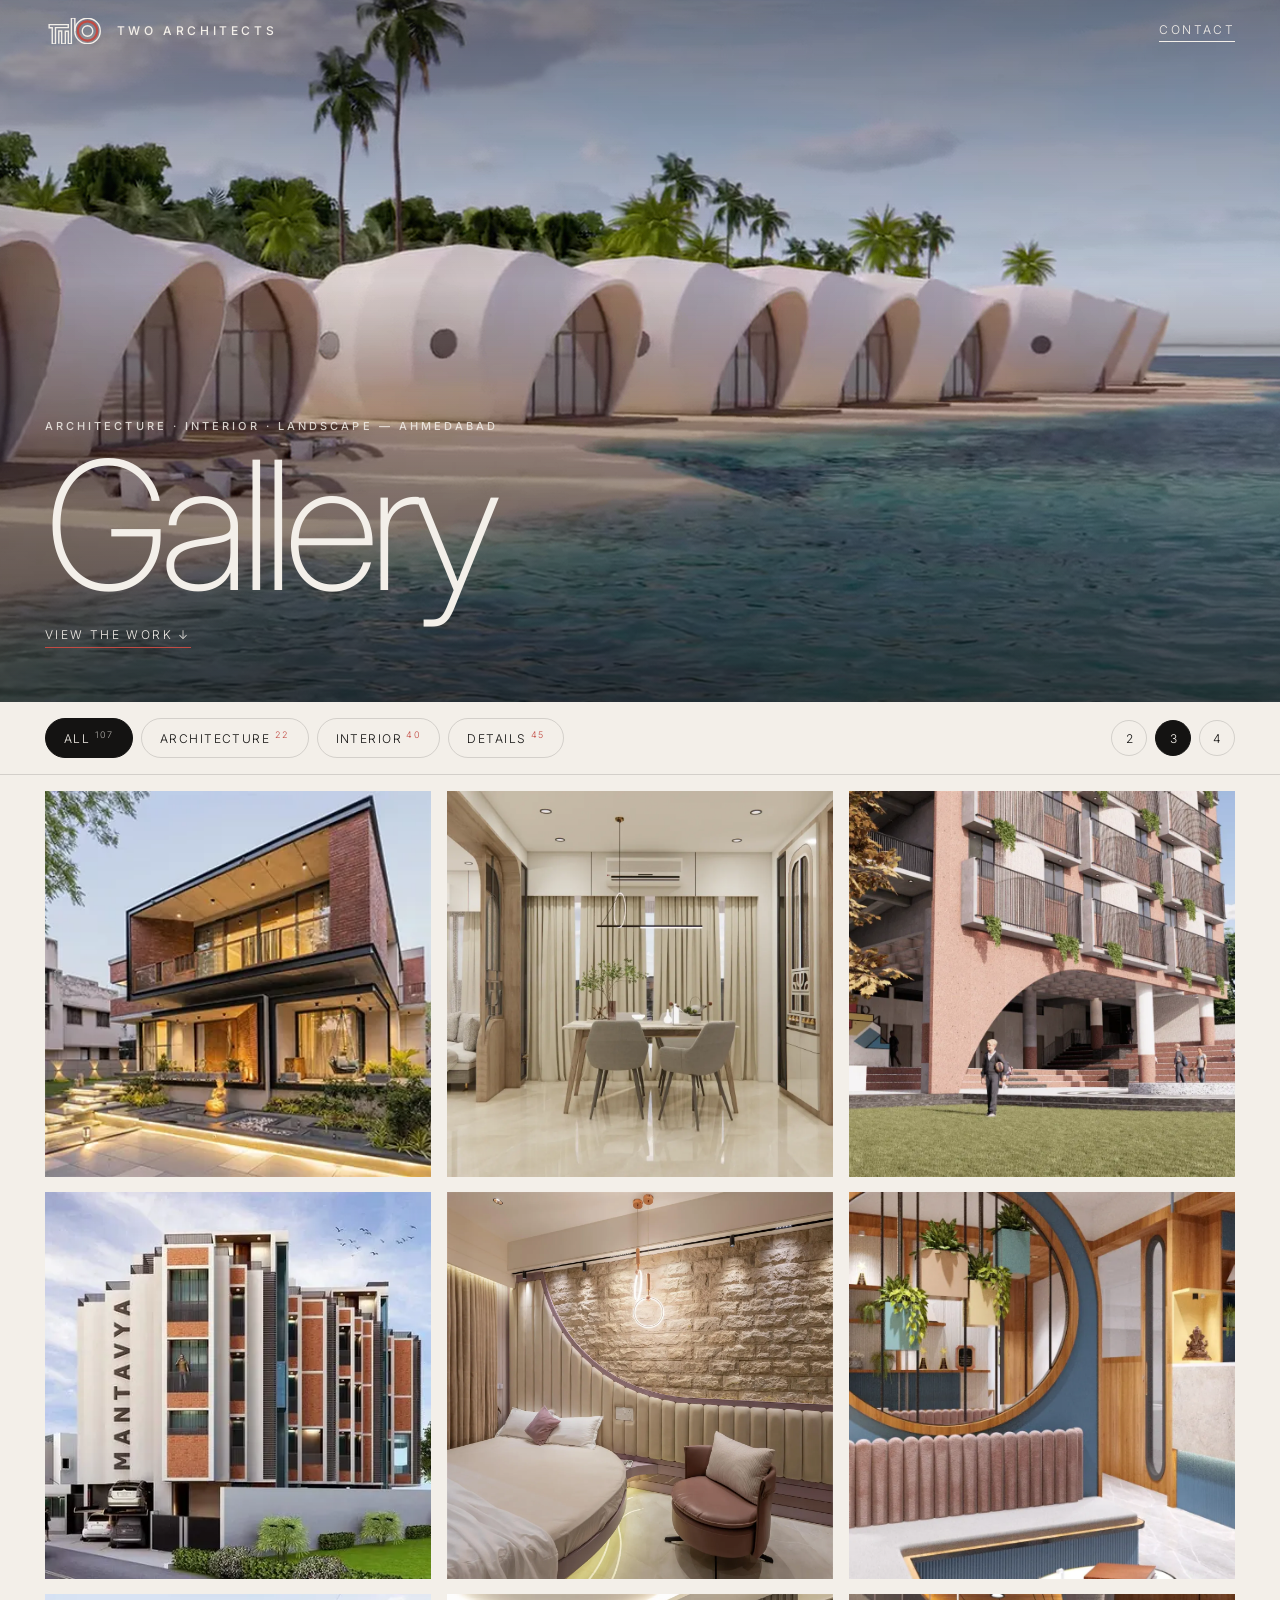
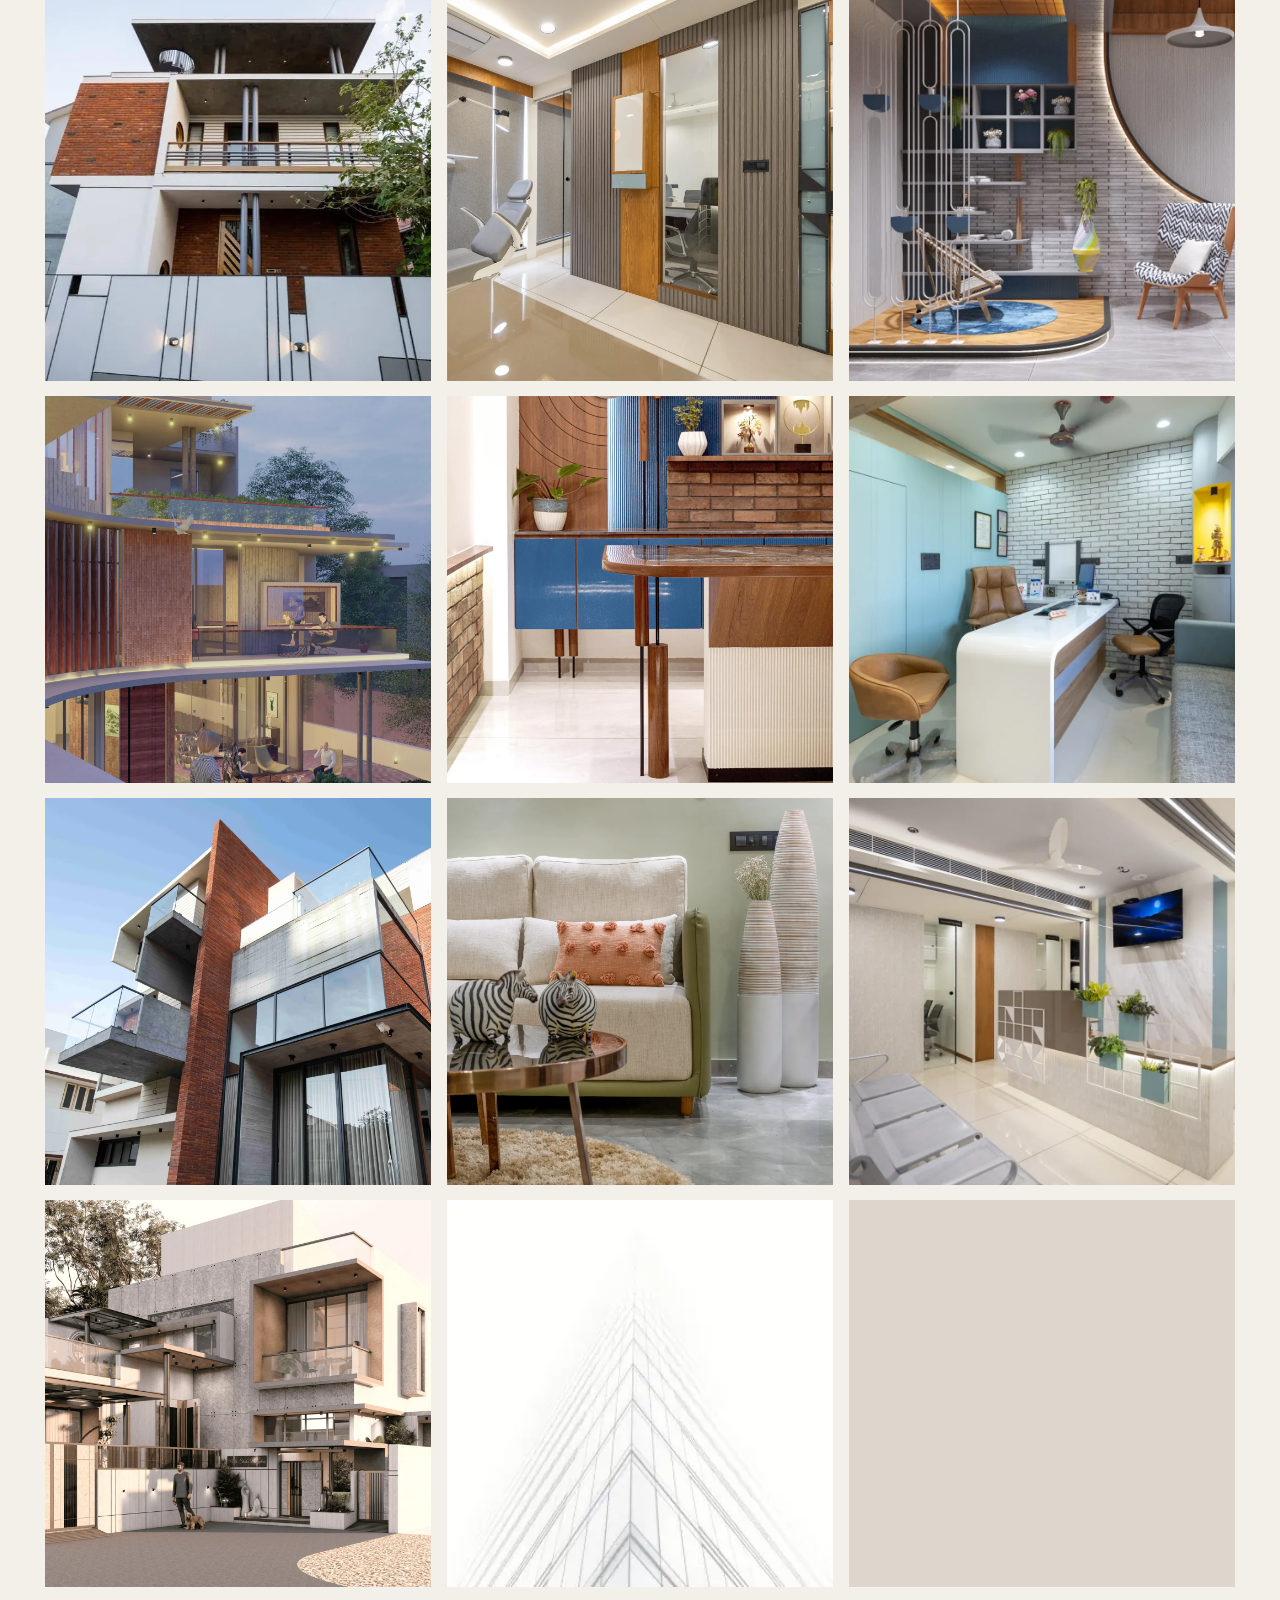
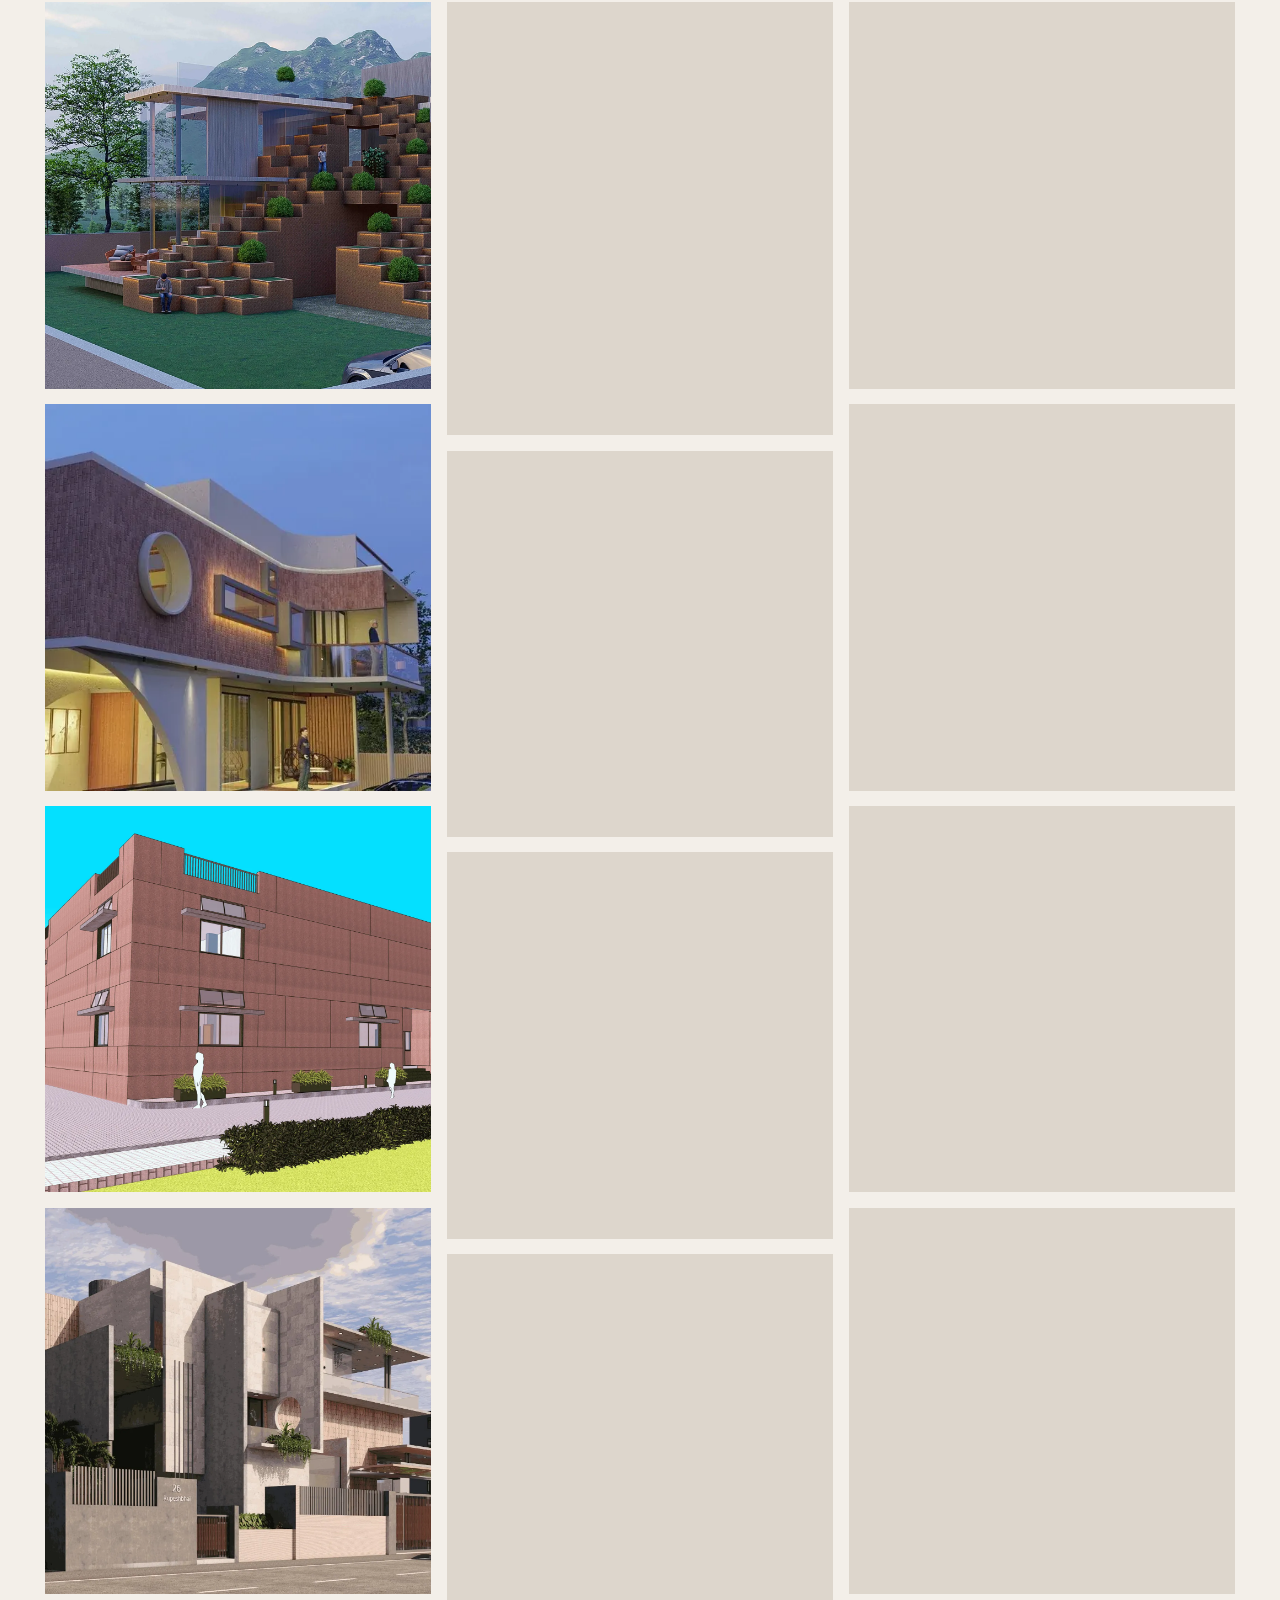
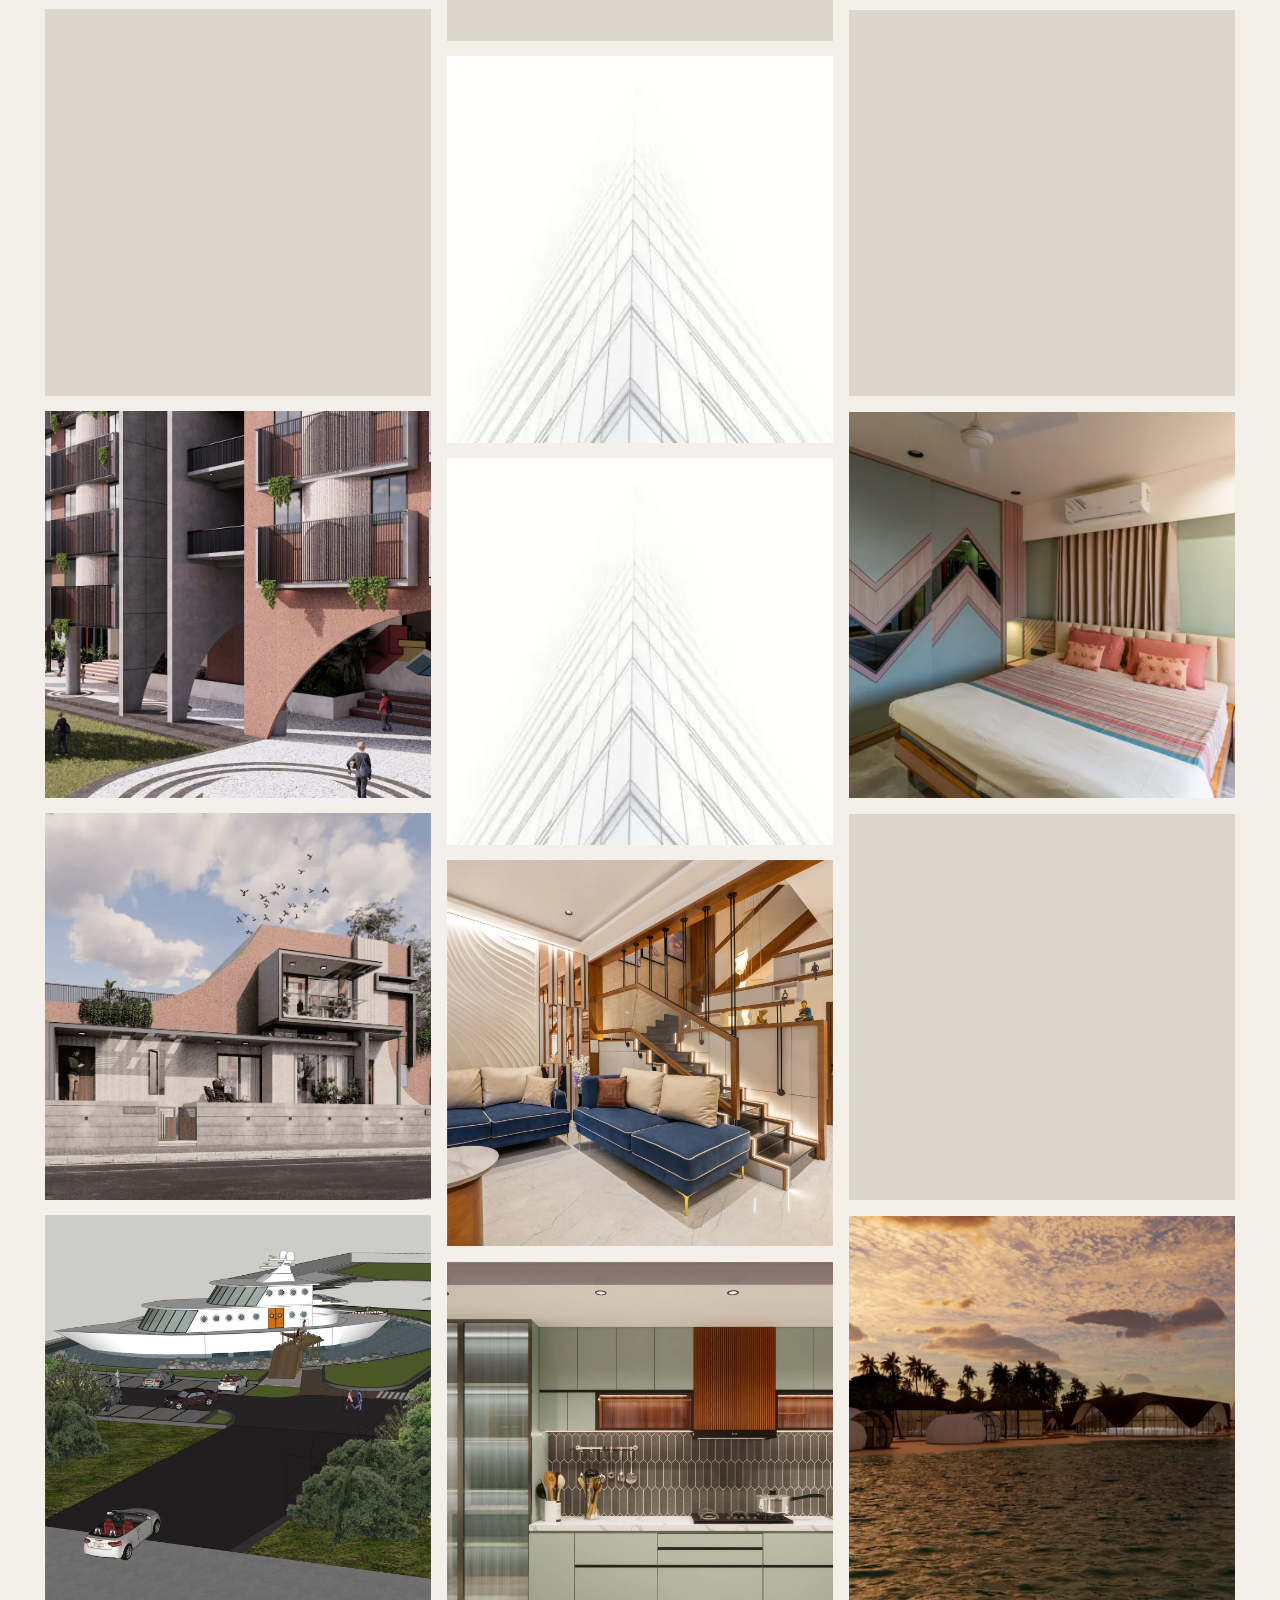
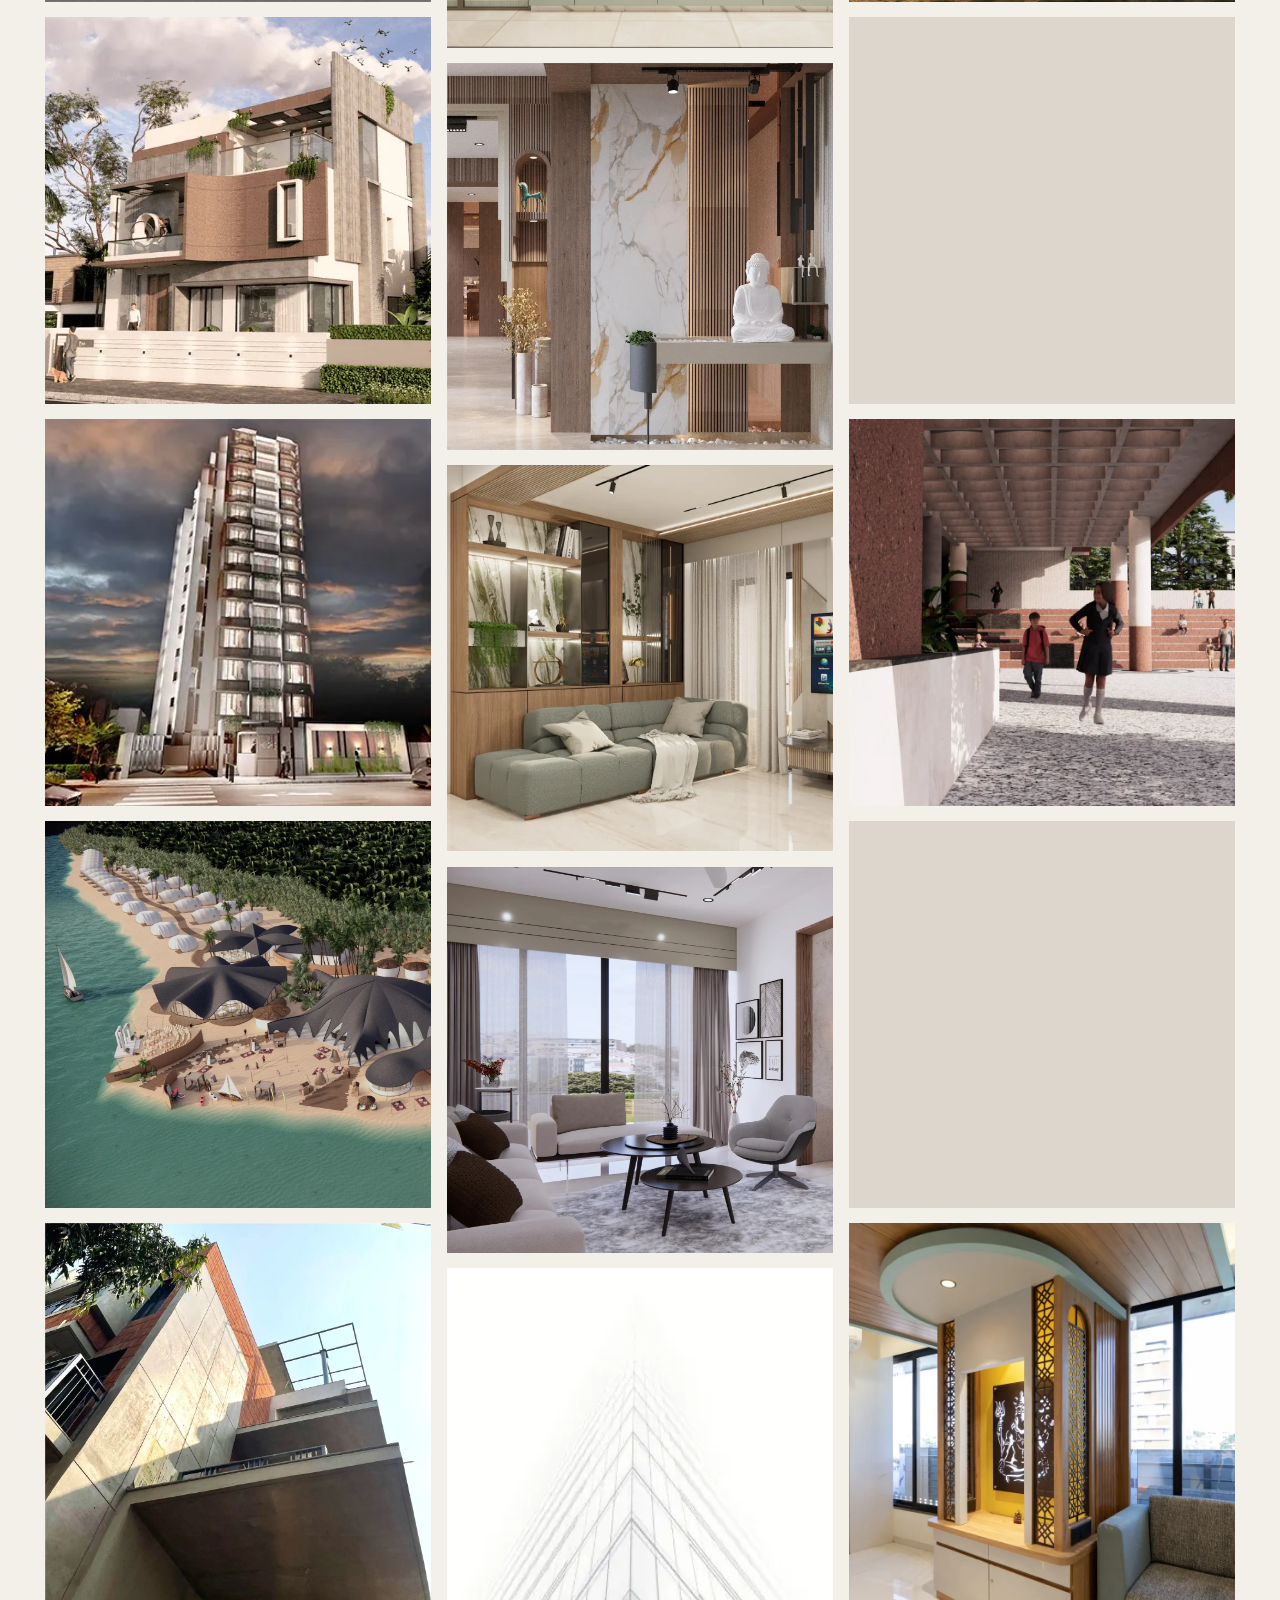
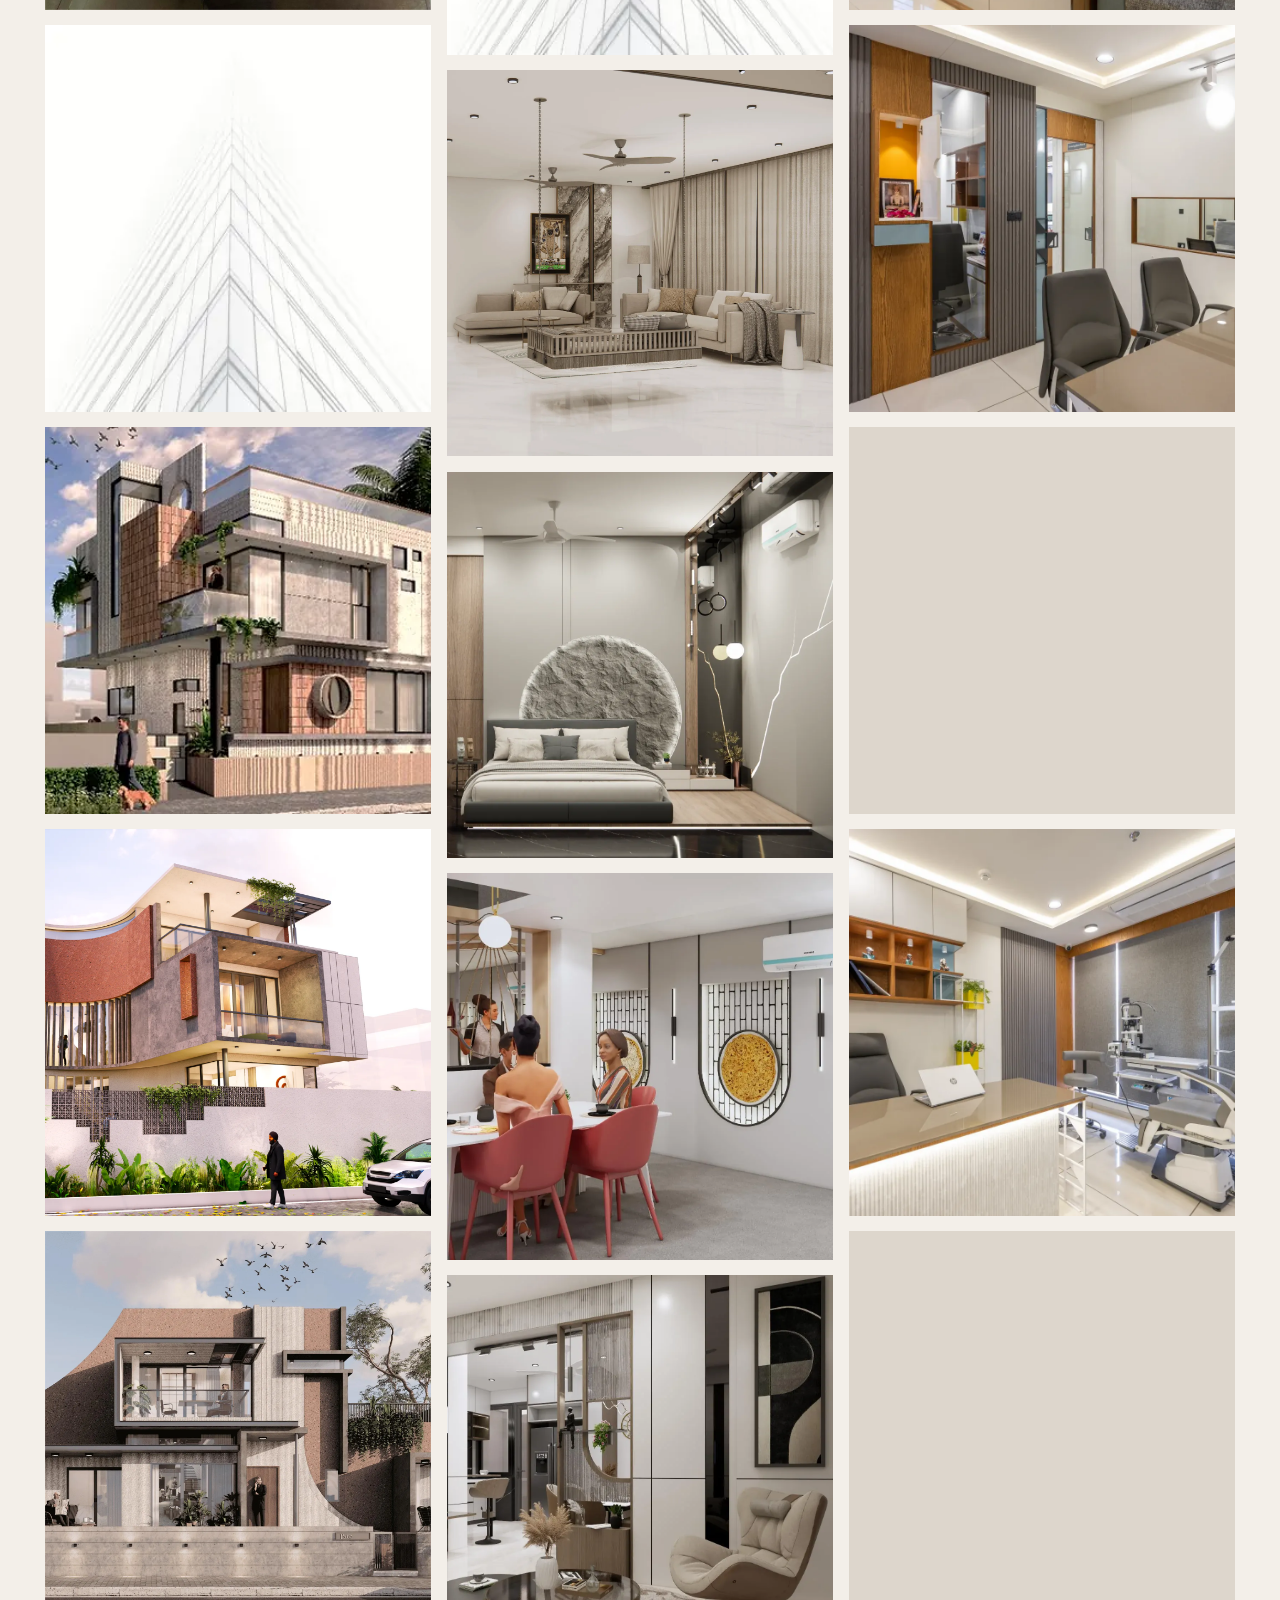
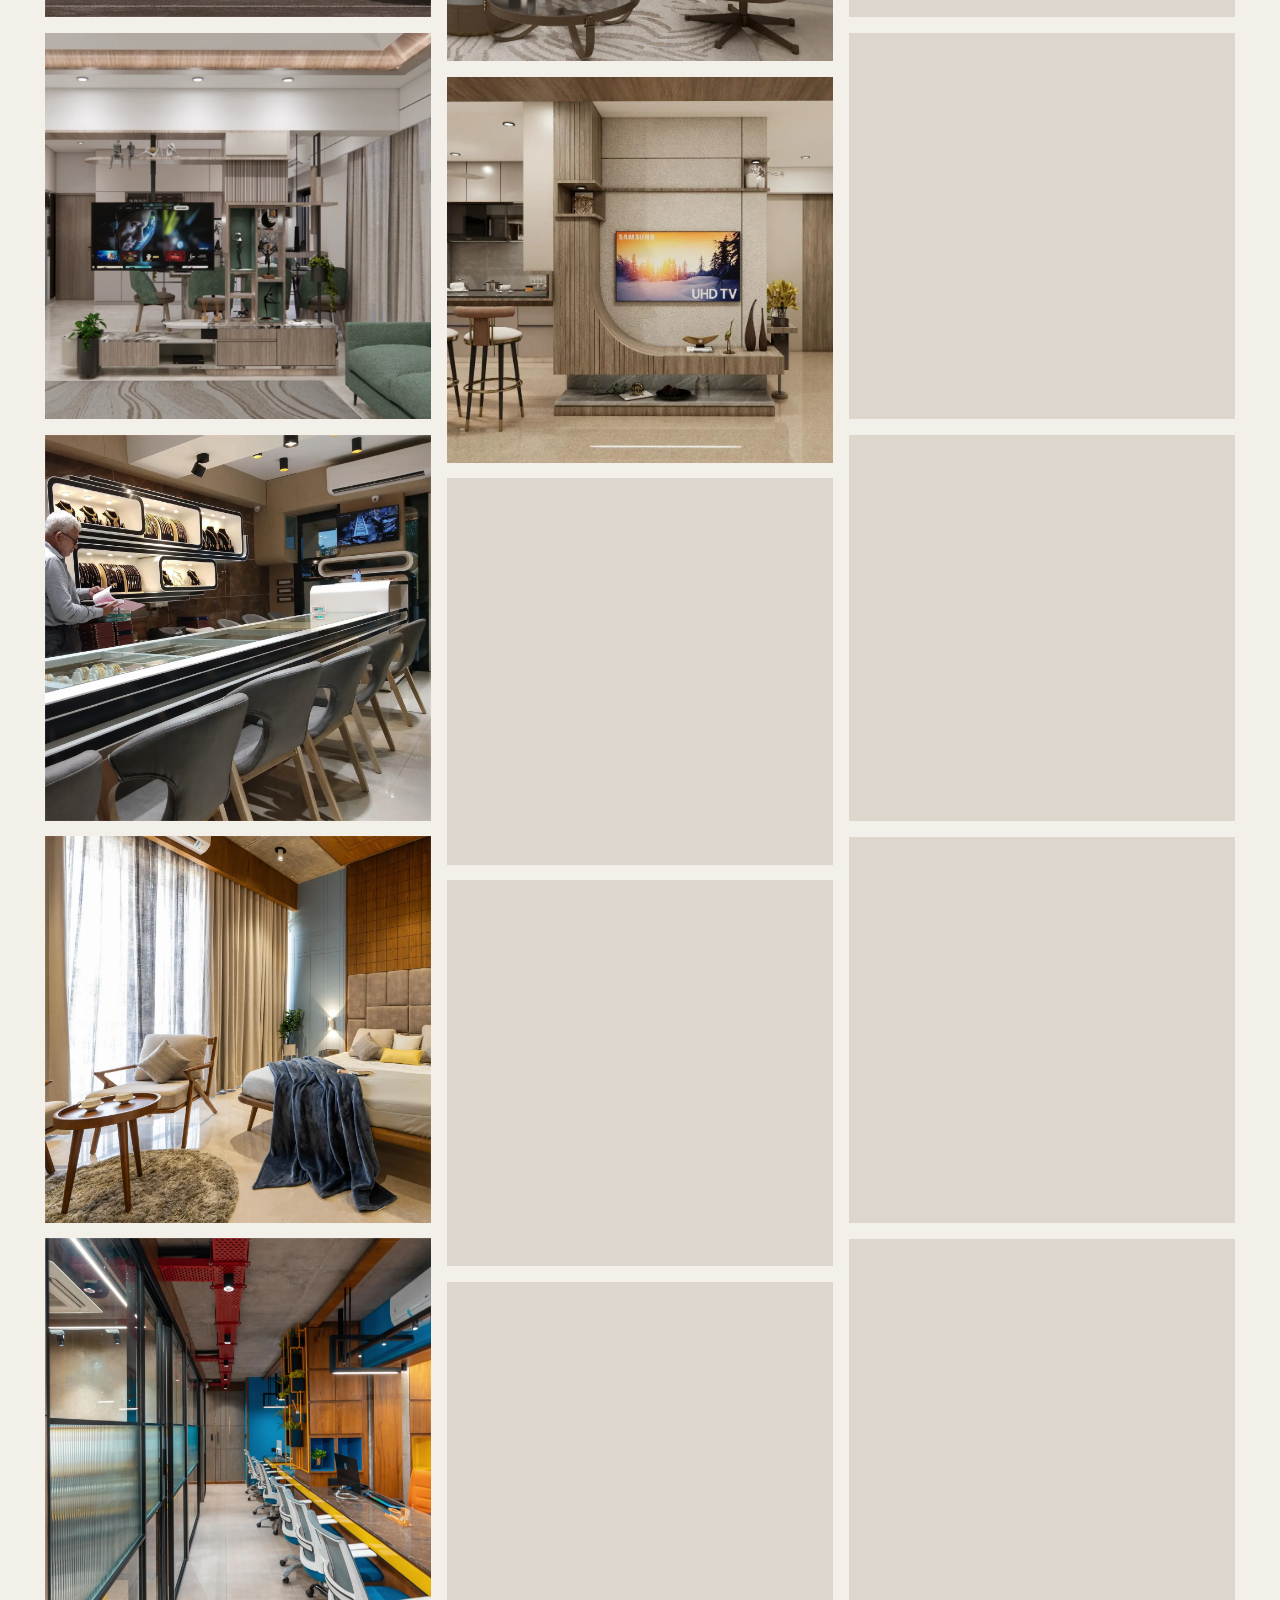
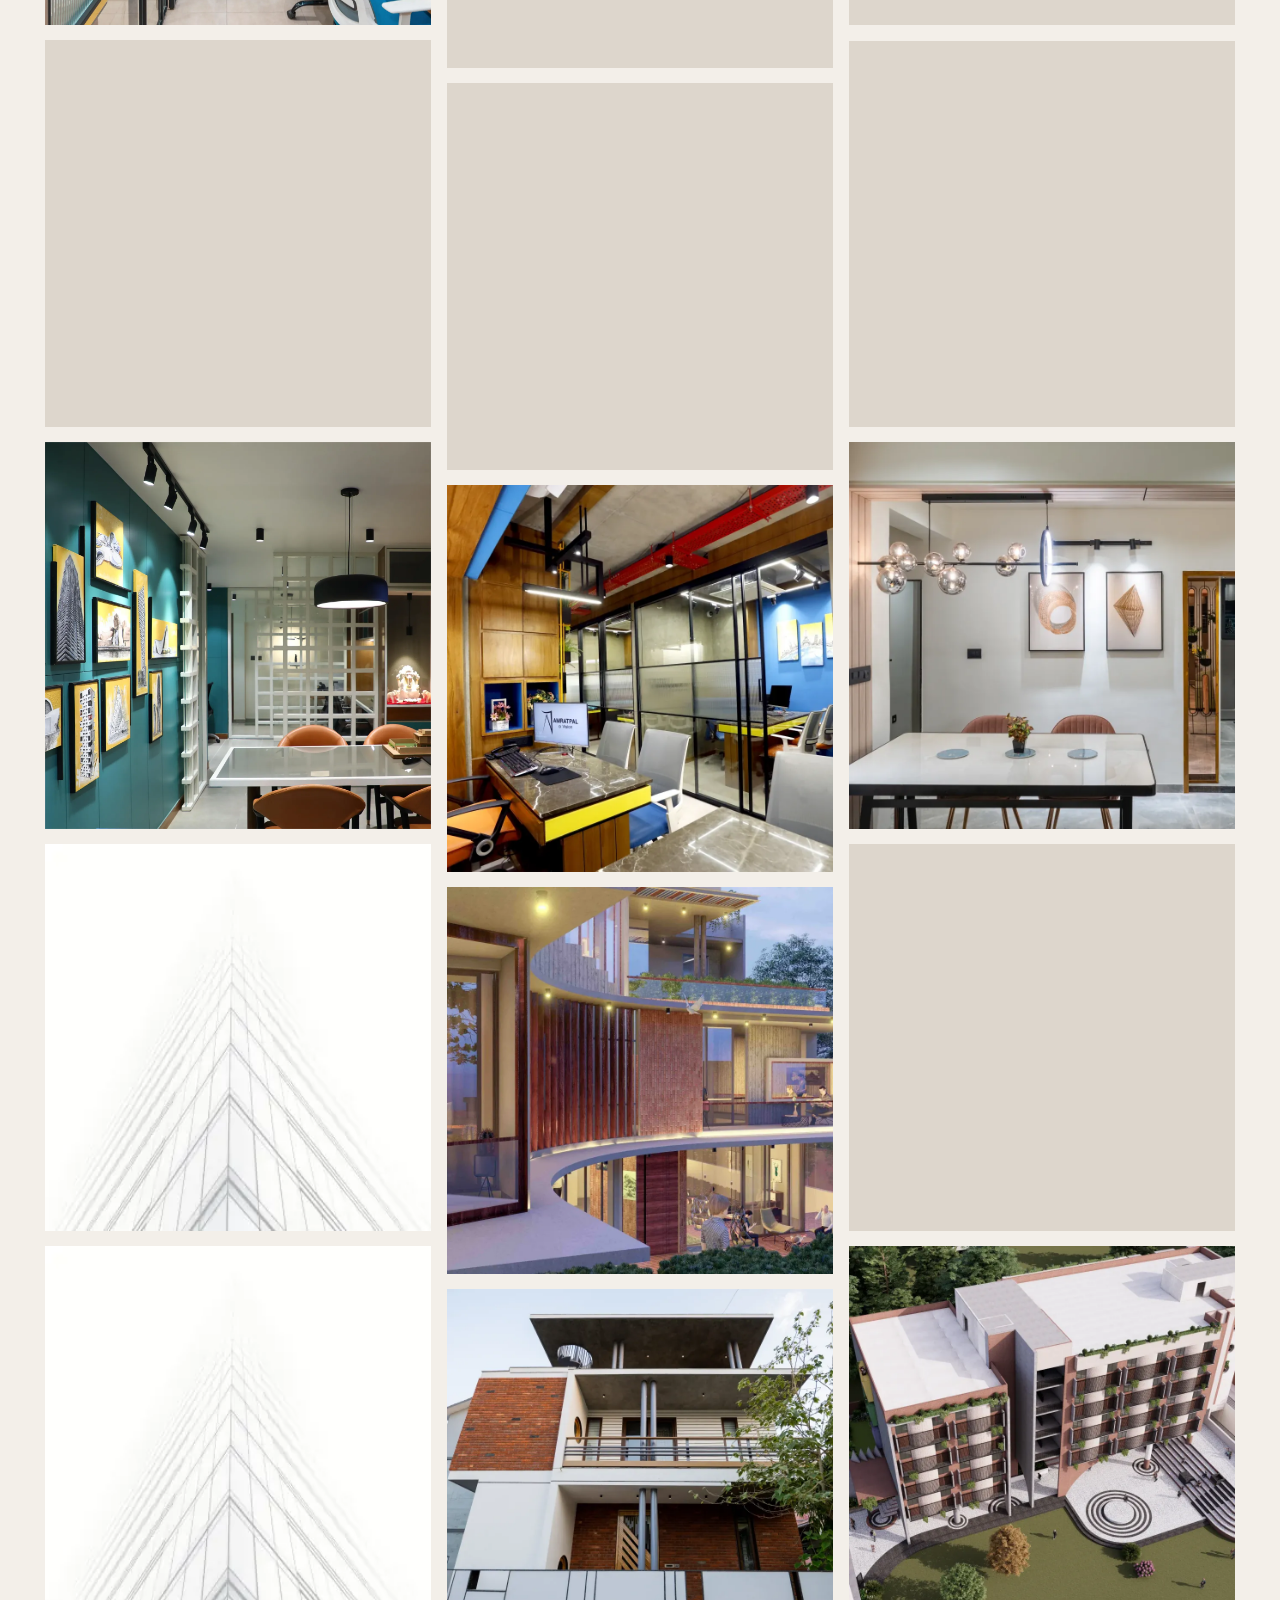
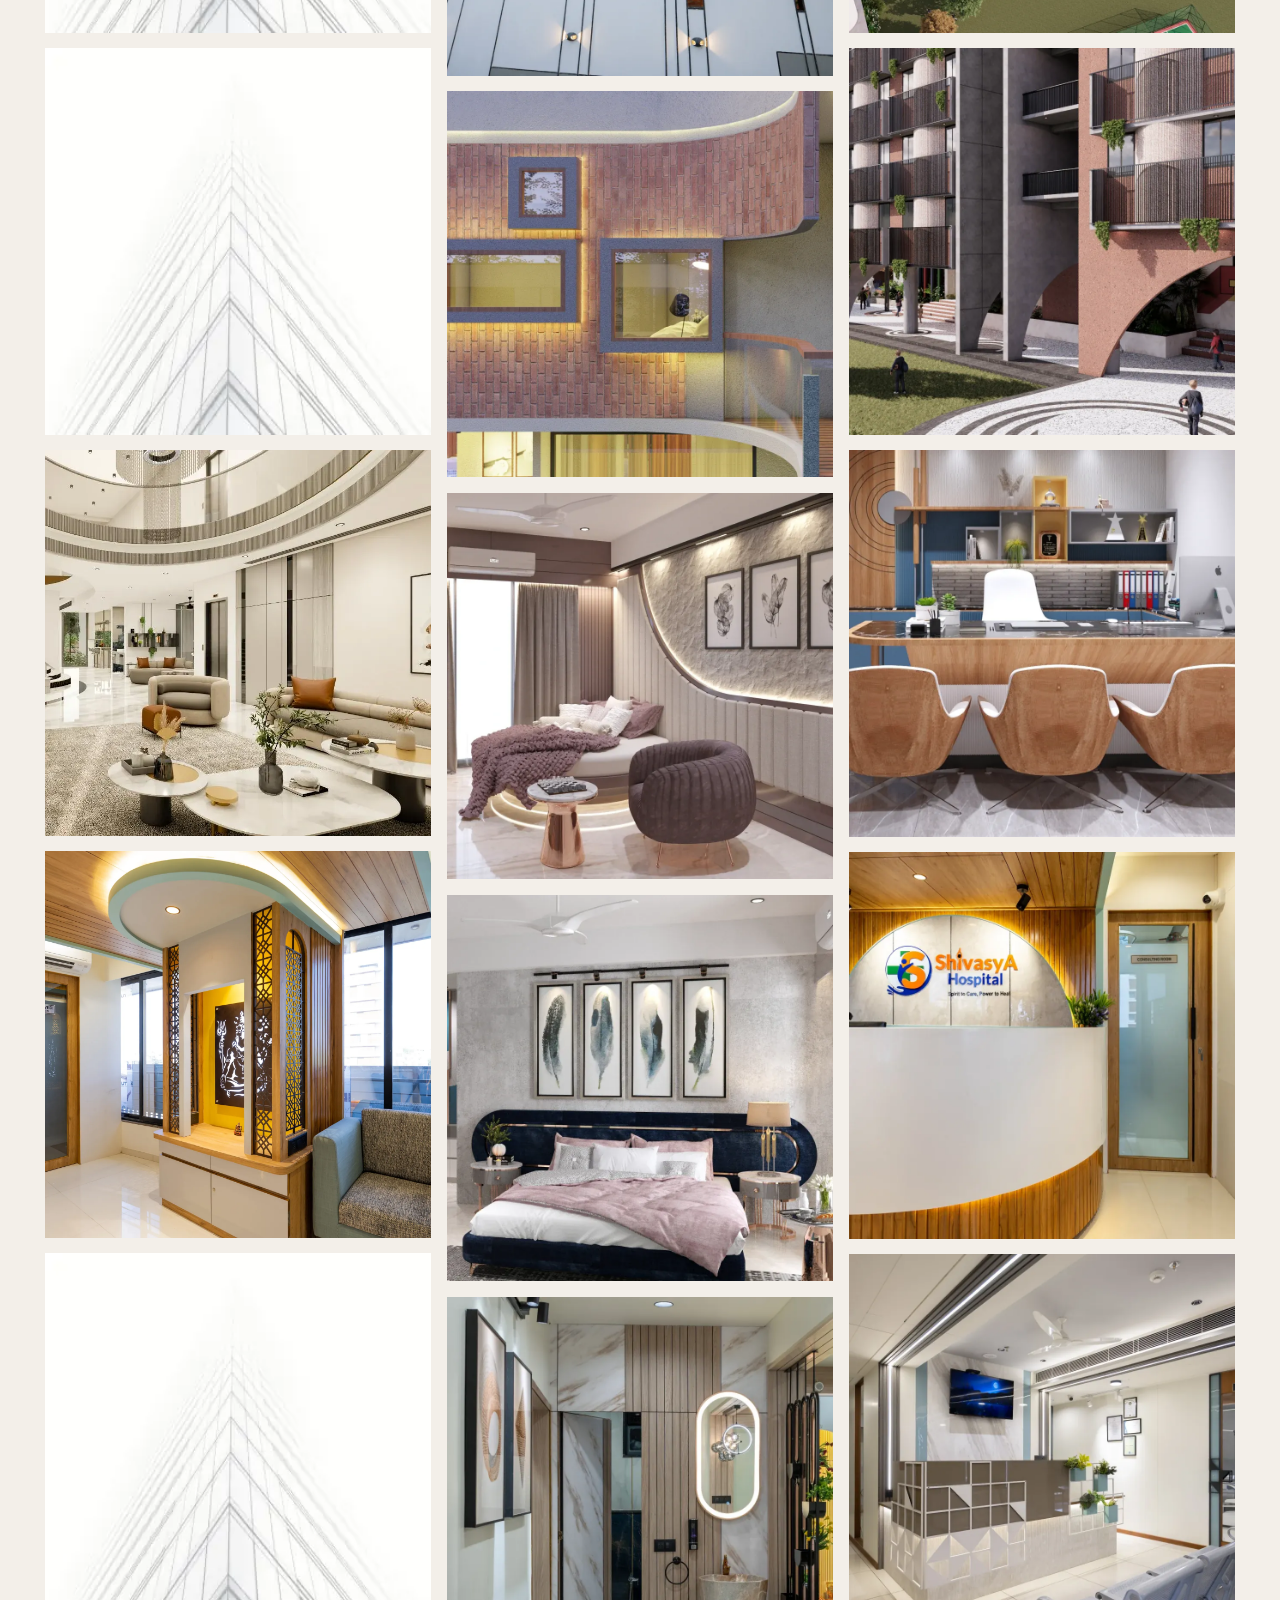
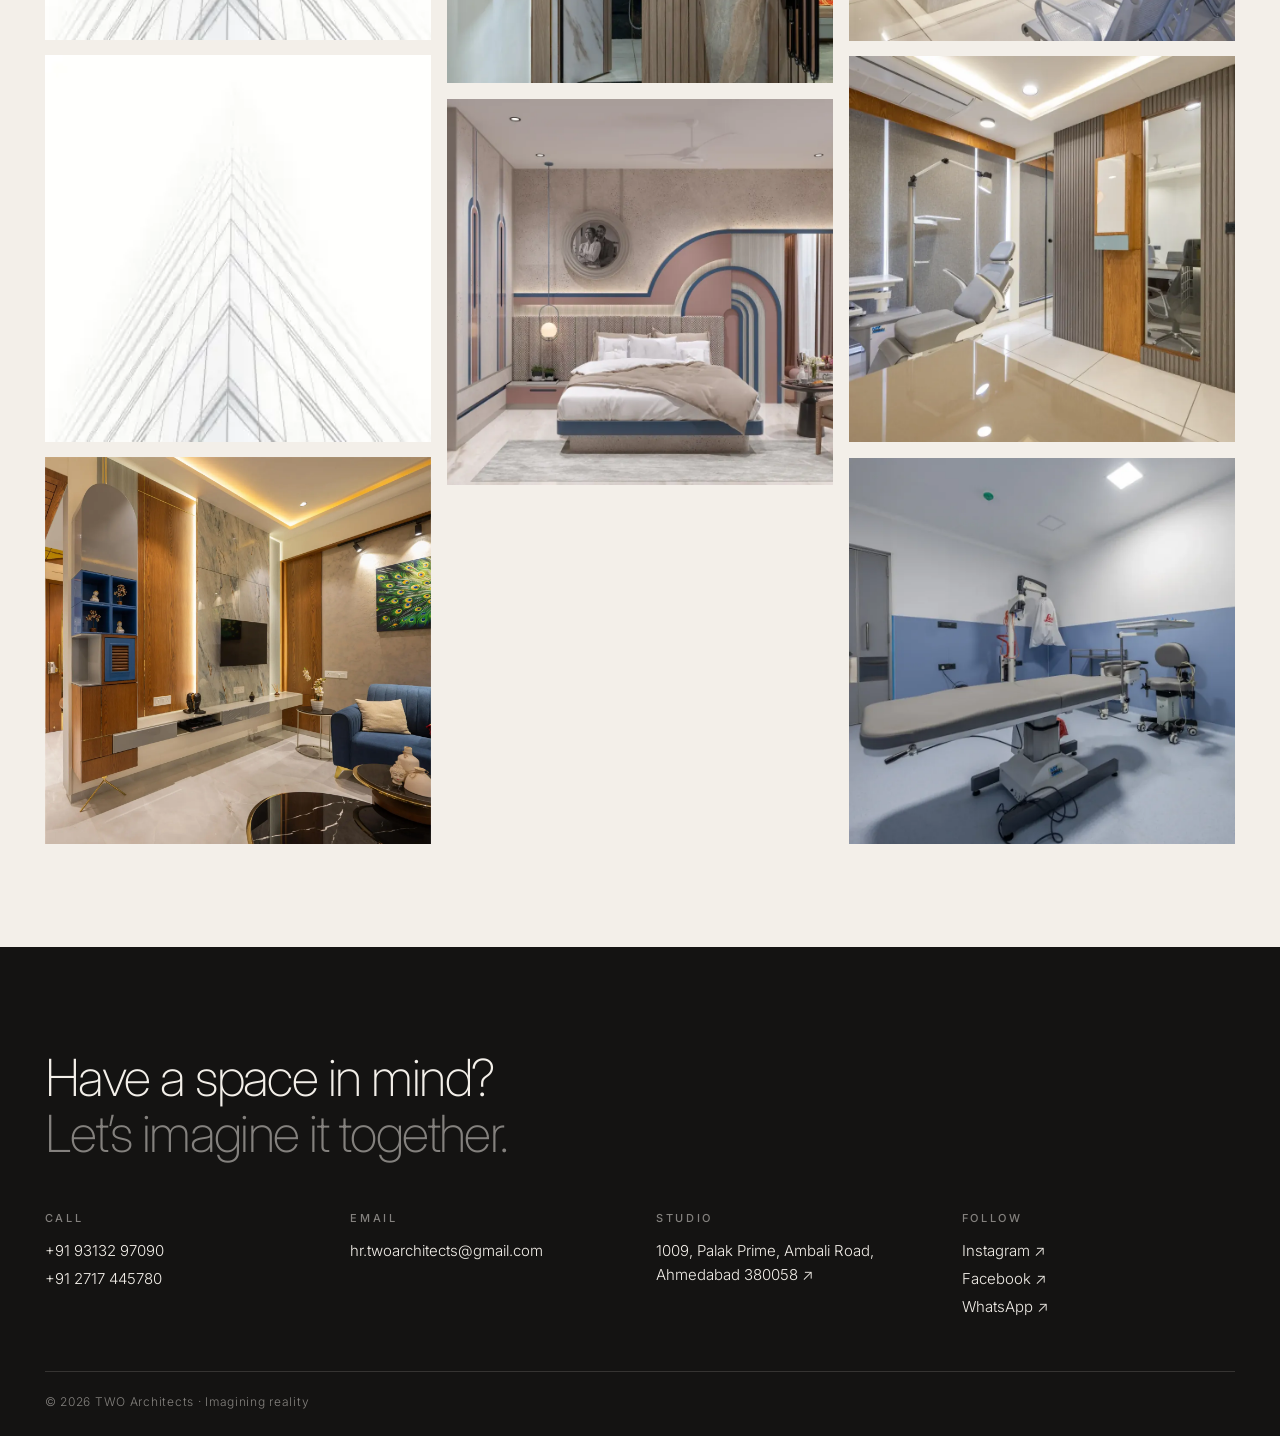
<file: index.html>
<!doctype html>
<html lang="en">
<head>
<meta charset="utf-8">
<meta name="viewport" content="width=device-width, initial-scale=1, viewport-fit=cover">
<title>TWO Architects — Gallery</title>
<meta name="description" content="A gallery of architecture, interior and landscape work by TWO Architects, Ahmedabad.">
<meta name="theme-color" content="#f3efe9">
<meta property="og:title" content="TWO Architects — Gallery">
<meta property="og:image" content="assets/video/hero-poster.jpg">
<link rel="icon" href="assets/img/favicon.svg" type="image/svg+xml">
<link rel="preconnect" href="https://fonts.googleapis.com">
<link rel="preconnect" href="https://fonts.gstatic.com" crossorigin>
<link href="https://fonts.googleapis.com/css2?family=Inter:wght@200;300;400;500&display=swap" rel="stylesheet">
<link rel="stylesheet" href="css/style.css">
</head>
<body>

<header class="header">
  <a class="brand" href="#top" aria-label="TWO Architects — back to top">
    <svg viewBox="0 0 690 345" fill="none" stroke="currentColor" aria-hidden="true">
      <path d="M2 88H256V128H86V343H43V130H2Z" vector-effect="non-scaling-stroke"/>
      <path d="M130 343V173H168V343H217V175H257V342H297V2H343V172" vector-effect="non-scaling-stroke"/>
      <circle cx="511" cy="172" r="169" vector-effect="non-scaling-stroke"/>
      <circle cx="511" cy="172" r="128" stroke="#c24b43" stroke-width="2.2" vector-effect="non-scaling-stroke"/>
      <circle cx="511" cy="172" r="70" vector-effect="non-scaling-stroke"/>
    </svg>
    <span>Two Architects</span>
  </a>
  <a class="header-link" href="#contact">Contact</a>
</header>

<section class="hero" id="top">
  <video autoplay muted loop playsinline preload="auto" poster="assets/video/hero-poster.jpg">
    <source src="assets/video/hero-reel.mp4" type="video/mp4">
    <source src="assets/video/hero-reel.webm" type="video/webm">
  </video>
  <div class="hero-text">
    <p class="eyebrow">Architecture · Interior · Landscape — Ahmedabad</p>
    <h1>Gallery</h1>
    <a class="hero-cue" href="#gallery">View the work ↓</a>
  </div>
</section>

<main id="gallery">
  <div class="bar">
    <div class="filters" role="group" aria-label="Filter images">
      <button type="button" data-filter="all" aria-pressed="true">All <sup></sup></button>
      <button type="button" data-filter="arch" aria-pressed="false">Architecture <sup></sup></button>
      <button type="button" data-filter="interior" aria-pressed="false">Interior <sup></sup></button>
      <button type="button" data-filter="detail" aria-pressed="false">Details <sup></sup></button>
    </div>
    <div class="density" role="group" aria-label="Columns">
      <button type="button" data-cols="2" aria-pressed="false" aria-label="Large images">2</button>
      <button type="button" data-cols="3" aria-pressed="true" aria-label="Medium images">3</button>
      <button type="button" data-cols="4" aria-pressed="false" aria-label="Small images">4</button>
    </div>
  </div>
  <div class="wall" id="wall" data-cols="3"></div>
  <noscript><p class="noscript">Please enable JavaScript to view the gallery.</p></noscript>
</main>

<footer class="footer" id="contact">
  <p class="footer-big">Have a space in mind?<br><span>Let’s imagine it together.</span></p>
  <div class="footer-cols">
    <div><h2>Call</h2><a href="tel:+919313297090">+91 93132 97090</a><a href="tel:+912717445780">+91 2717 445780</a></div>
    <div><h2>Email</h2><a href="mailto:hr.twoarchitects@gmail.com">hr.twoarchitects@gmail.com</a></div>
    <div><h2>Studio</h2><a href="https://maps.app.goo.gl/8aUZNFDbDiz1ufBs9" target="_blank" rel="noopener">1009, Palak Prime, Ambali Road,<br>Ahmedabad 380058 ↗</a></div>
    <div><h2>Follow</h2><a href="https://www.instagram.com/two.architect" target="_blank" rel="noopener">Instagram ↗</a><a href="https://www.facebook.com/share/BiSG3Xr5mefWeASH/" target="_blank" rel="noopener">Facebook ↗</a><a href="https://api.whatsapp.com/send?phone=919313297090" target="_blank" rel="noopener">WhatsApp ↗</a></div>
  </div>
  <p class="footer-bot">© <span data-year>2026</span> TWO Architects · Imagining reality</p>
</footer>

<div class="lb" role="dialog" aria-modal="true" aria-label="Image viewer" aria-hidden="true">
  <div class="lb-top"><span class="lb-count"></span><button class="lb-close" type="button">Close ✕</button></div>
  <div class="lb-stage">
    <button class="lb-nav lb-prev" type="button" aria-label="Previous image">←</button>
    <img alt="">
    <button class="lb-nav lb-next" type="button" aria-label="Next image">→</button>
  </div>
  <div class="lb-cap"><span class="lb-title"></span><span class="lb-cat"></span></div>
</div>

<script src="js/data.js"></script>
<script src="js/main.js"></script>
</body>
</html>
</file>
<file: css/style.css>
/* TWO Architects — Gallery */
:root {
  --bg: #f3efe9;
  --ink: #141312;
  --muted: #77716a;
  --line: rgba(20, 19, 18, 0.14);
  --accent: #c24b43;
  --dark: #141312;
  --on-dark: #f3efe9;
  --font: "Inter", system-ui, -apple-system, "Segoe UI", Roboto, sans-serif;
  --ease: cubic-bezier(0.22, 1, 0.36, 1);
  --gutter: clamp(16px, 3.5vw, 48px);
  --gap: clamp(8px, 1.2vw, 16px);
}
*, *::before, *::after { box-sizing: border-box; }
html { scroll-behavior: smooth; -webkit-text-size-adjust: 100%; }
body { margin: 0; background: var(--bg); color: var(--ink); font: 300 16px/1.6 var(--font); -webkit-font-smoothing: antialiased; overflow-x: hidden; }
img, video { display: block; max-width: 100%; }
a { color: inherit; text-decoration: none; }
button { font: inherit; color: inherit; background: none; border: 0; padding: 0; cursor: pointer; }
::selection { background: var(--accent); color: #fff; }

/* Header */
.header { position: fixed; inset: 0 0 auto; z-index: 20; display: flex; justify-content: space-between; align-items: center; padding: 18px var(--gutter); color: var(--on-dark); transition: background .4s, color .4s; }
.header.is-solid { background: rgba(243, 239, 233, .9); backdrop-filter: blur(12px); -webkit-backdrop-filter: blur(12px); color: var(--ink); border-bottom: 1px solid var(--line); }
.brand { display: flex; align-items: center; gap: 12px; font-size: 12px; font-weight: 500; letter-spacing: .3em; text-transform: uppercase; }
.brand svg { width: 60px; height: 26px; stroke-width: 1.4; }
.header-link { font-size: 12px; letter-spacing: .2em; text-transform: uppercase; border-bottom: 1px solid currentColor; padding-bottom: 2px; }

/* Hero film */
.hero { position: relative; height: 78svh; min-height: 480px; background: var(--dark); color: var(--on-dark); overflow: hidden; }
.hero video { position: absolute; inset: 0; width: 100%; height: 100%; object-fit: cover; }
.hero::after { content: ""; position: absolute; inset: 0; background: linear-gradient(180deg, rgba(20,19,18,.45), rgba(20,19,18,.05) 40%, rgba(20,19,18,.7)); }
.hero-text { position: absolute; z-index: 1; left: var(--gutter); right: var(--gutter); bottom: clamp(28px, 6vh, 64px); }
.eyebrow { margin: 0 0 8px; font-size: 11px; font-weight: 500; letter-spacing: .28em; text-transform: uppercase; opacity: .85; }
.hero h1 { margin: 0; font-weight: 200; font-size: clamp(64px, 14vw, 220px); letter-spacing: -.05em; line-height: .9; }
.hero-cue { display: inline-block; margin-top: 20px; font-size: 12px; letter-spacing: .2em; text-transform: uppercase; border-bottom: 1px solid var(--accent); padding-bottom: 3px; }

/* Filter bar */
.bar { position: sticky; top: 63px; z-index: 10; display: flex; justify-content: space-between; align-items: center; gap: 16px; flex-wrap: wrap; padding: 16px var(--gutter); background: var(--bg); border-bottom: 1px solid var(--line); }
.filters, .density { display: flex; flex-wrap: wrap; gap: 8px; }
.filters button { padding: 9px 18px; border: 1px solid var(--line); border-radius: 999px; font-size: 12px; letter-spacing: .12em; text-transform: uppercase; transition: background .3s, color .3s, border-color .3s; }
.filters button:hover { border-color: var(--ink); }
.filters button[aria-pressed="true"], .density button[aria-pressed="true"] { background: var(--ink); color: var(--bg); border-color: var(--ink); }
.filters sup { color: var(--accent); font-size: 9px; }
.filters button[aria-pressed="true"] sup { color: var(--on-dark); opacity: .7; }
.density button { width: 36px; height: 36px; border-radius: 50%; border: 1px solid var(--line); font-size: 12px; transition: background .3s, color .3s; }

/* Masonry wall */
.wall { padding: var(--gap) var(--gutter) clamp(64px, 8vw, 120px); column-gap: var(--gap); transition: opacity .35s; }
.wall[data-cols="2"] { columns: 2; } .wall[data-cols="3"] { columns: 3; } .wall[data-cols="4"] { columns: 4; }
.wall.is-fading { opacity: 0; }
.item { position: relative; display: block; width: 100%; margin-bottom: var(--gap); break-inside: avoid; overflow: hidden; background: #ddd6cc; text-align: left;
  opacity: 0; transform: translateY(24px); transition: opacity .9s var(--ease), transform .9s var(--ease); }
.item.is-in { opacity: 1; transform: none; }
.item img { width: 100%; height: auto; transition: transform 1.1s var(--ease), filter .5s; }
.item:hover img { transform: scale(1.04); }
.wall:hover .item:not(:hover) img { filter: saturate(.4) brightness(1.05); }
.item figcaption { position: absolute; inset: auto 0 0; display: flex; justify-content: space-between; gap: 12px; padding: 40px 16px 14px; color: #fff; font-size: 14px;
  background: linear-gradient(transparent, rgba(20,19,18,.7)); opacity: 0; transform: translateY(8px); transition: opacity .4s, transform .5s var(--ease); }
.item figcaption span { font-size: 10px; letter-spacing: .2em; text-transform: uppercase; opacity: .8; align-self: center; white-space: nowrap; }
.item:hover figcaption, .item:focus-visible figcaption { opacity: 1; transform: none; }
.item:focus-visible { outline: 2px solid var(--accent); outline-offset: 2px; }
@media (hover: none) { .item figcaption { opacity: 1; transform: none; padding-top: 28px; } .wall:hover .item:not(:hover) img { filter: none; } }
.noscript { padding: 40px var(--gutter); }

/* Lightbox */
.lb { position: fixed; inset: 0; z-index: 50; display: grid; grid-template-rows: auto 1fr auto; background: rgba(20,19,18,.97); color: var(--on-dark); opacity: 0; visibility: hidden; transition: opacity .4s, visibility .4s; }
.lb.open { opacity: 1; visibility: visible; }
.lb-top, .lb-cap { display: flex; justify-content: space-between; align-items: center; gap: 16px; padding: 16px var(--gutter); font-size: 12px; letter-spacing: .18em; text-transform: uppercase; }
.lb-close { letter-spacing: .2em; text-transform: uppercase; font-size: 12px; }
.lb-stage { position: relative; display: grid; place-items: center; min-height: 0; padding: 0 var(--gutter); }
.lb-stage img { max-width: 100%; max-height: 100%; object-fit: contain; transition: opacity .3s; }
.lb-stage img.is-swap { opacity: 0; }
.lb-nav { position: absolute; top: 50%; transform: translateY(-50%); width: 52px; height: 52px; border-radius: 50%; border: 1px solid rgba(243,239,233,.3); font-size: 18px; background: rgba(20,19,18,.4); transition: background .3s, color .3s; }
.lb-nav:hover { background: var(--on-dark); color: var(--ink); }
.lb-prev { left: var(--gutter); } .lb-next { right: var(--gutter); }
.lb-title { font-size: clamp(18px, 2.2vw, 28px); font-weight: 300; letter-spacing: -.01em; text-transform: none; }
.lb-cat { color: rgba(243,239,233,.6); }

/* Footer */
.footer { background: var(--dark); color: var(--on-dark); padding: clamp(56px, 8vw, 110px) var(--gutter) 24px; }
.footer-big { margin: 0 0 48px; font-weight: 200; font-size: clamp(30px, 4vw, 56px); letter-spacing: -.03em; line-height: 1.1; }
.footer-big span { color: rgba(243,239,233,.5); }
.footer-cols { display: grid; grid-template-columns: repeat(4, 1fr); gap: 32px; padding-bottom: 48px; border-bottom: 1px solid rgba(243,239,233,.15); }
.footer h2 { margin: 0 0 12px; font-size: 11px; font-weight: 500; letter-spacing: .24em; text-transform: uppercase; color: rgba(243,239,233,.5); }
.footer-cols a { display: block; font-size: 15px; margin-bottom: 4px; }
.footer-cols a:hover { color: var(--accent); }
.footer-bot { margin: 20px 0 0; font-size: 12px; color: rgba(243,239,233,.5); letter-spacing: .06em; }

@media (max-width: 900px) {
  .wall[data-cols="3"], .wall[data-cols="4"] { columns: 2; }
  .footer-cols { grid-template-columns: 1fr 1fr; }
}
@media (max-width: 560px) {
  .brand span { display: none; }
  .bar { top: 61px; }
  .density { display: none; }
  .wall[data-cols] { columns: 1; }
  .footer-cols { grid-template-columns: 1fr; }
  .lb-nav { display: none; }
}
@media (prefers-reduced-motion: reduce) {
  *, *::before, *::after { transition-duration: .01ms !important; scroll-behavior: auto !important; }
  .item { opacity: 1; transform: none; }
}
</file>
